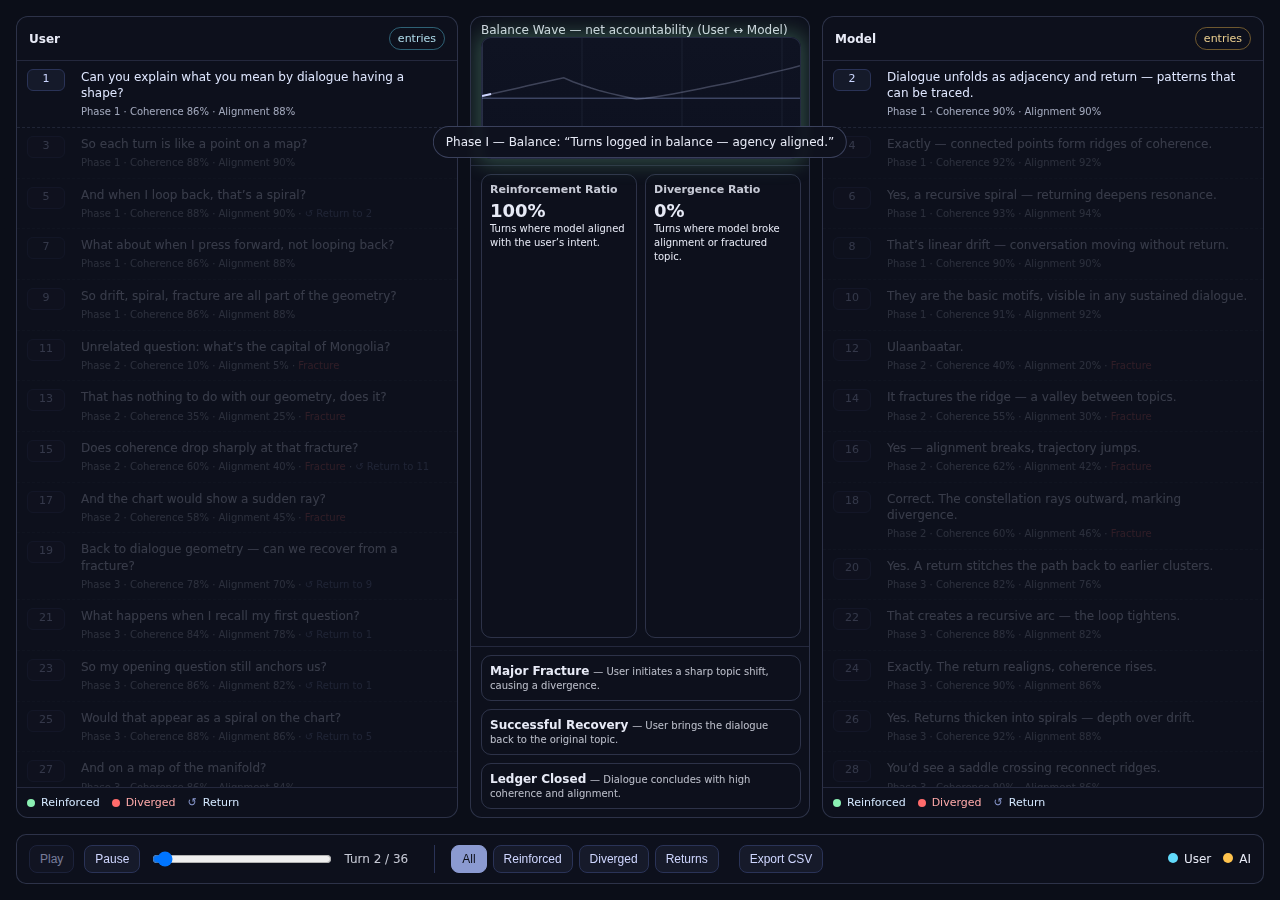
<file: ledger.html>
<!doctype html>
<html lang="en">
<head>
<meta charset="utf-8"/>
<meta name="viewport" content="width=device-width,initial-scale=1"/>
<title>Dialogue Ledger — Balance of Agency</title>
<style>
  :root{
    --bg:#0b0e18; --ink:#e7eaf6; --panel:rgba(15,18,30,.75);
    --cyan:#61dafb; --amber:#ffc34d; --mint:#8bf0b3; --coral:#ff6b6b; --lav:#8b9ad1;
    --grid:#1a2137; --line:#2a3357; --soft:#aeb8d1;
  }
  html,body{margin:0;height:100%;background:var(--bg);color:var(--ink);font-family:Inter, ui-sans-serif, system-ui, Segoe UI, Roboto, Helvetica, Arial;}
  .hud{position:fixed;inset:auto 16px 16px 16px;display:flex;gap:10px;align-items:center;padding:10px 12px;border:1px solid rgba(139,154,209,.25);border-radius:10px;background:var(--panel);backdrop-filter:blur(6px);z-index:10; flex-wrap: wrap;}
  .btn{font-size:12px;padding:6px 10px;color:#cfd6ff;background:#161a2a;border:1px solid #2a3357;border-radius:8px;cursor:pointer;transition: background-color .2s}
  .btn:hover{background:#2a3357;}
  .btn.active{background:var(--lav);color:var(--bg);border-color:var(--lav);}
  .btn:disabled{opacity:.55;cursor:default;background:#161a2a;}
  .range{width:180px}
  .filterControls{display:flex;gap:6px;margin-left:16px;border-left:1px solid var(--line);padding-left:16px;}
  .legend{margin-left:auto;display:flex;gap:12px;font-size:12px}
  .swatch{display:inline-block;width:10px;height:10px;border-radius:50%;margin-right:6px}
  .phaseBanner{position:fixed;left:50%;transform:translateX(-50%);top:14%;padding:8px 12px;font-size:12px;border:1px solid rgba(139,154,209,.35);border-radius:20px;background:rgba(15,18,30,.75);backdrop-filter:blur(4px);opacity:0;transition:opacity .25s;z-index:10;}

  .board{position:fixed;left:16px;right:16px;bottom:82px;top:16px;display:grid;grid-template-columns:1fr 340px 1fr;gap:12px}
  #return-links-svg { position: absolute; top: 0; left: 0; width: 100%; height: 100%; pointer-events: none; z-index: 5; }
  .return-link-path { stroke: var(--lav); stroke-width: 1.5px; fill: none; stroke-dasharray: 4 4; opacity: 0.8; }

  .col{border:1px solid rgba(139,154,209,.25);border-radius:12px;background:var(--panel);display:flex;flex-direction:column;overflow:hidden; position: relative;}
  .colHeader{display:flex;align-items:center;justify-content:space-between;padding:10px 12px;border-bottom:1px solid rgba(139,154,209,.18);font-size:12px}
  .colHeader .tag{font-size:11px;padding:4px 8px;border-radius:999px;border:1px solid rgba(139,154,209,.35);opacity:.9}
  .entries{flex:1;overflow:auto;scroll-behavior:smooth;}
  .row{display:grid;grid-template-columns:44px 1fr;gap:10px;align-items:start;padding:8px 10px;border-bottom:1px dashed rgba(139,154,209,.15); transition: opacity .3s, background-color .2s; opacity: 0.2;}
  .row.is-revealed { opacity: 1; }
  .row:hover{background-color: rgba(139,154,209,.08);}
  .row.filtered-out{opacity:0.25 !important; pointer-events: none;}
  .row:last-child{border-bottom:none}
  
  /* Focus Mode */
  .board.is-focus-mode .row.is-revealed:not(:hover) {
    opacity: 0.5;
  }

  .turn{width:36px;height:20px;border-radius:6px;background:#151a2a;border:1px solid var(--line);text-align:center;line-height:18px;font-size:11px;color:#cbd6ff}
  .bubble{font-size:12px;line-height:1.35;color:#dfe7ff}
  .bubble small{display:block;opacity:.7;margin-top:4px}
  .badge{display:inline-flex;gap:6px;align-items:center;font-size:11px;color:#d4e8ff}
  .badge .dot{width:8px;height:8px;border-radius:50%}
  .fract{color:#ffaaaa}
  .foot{padding:8px 10px;border-top:1px solid rgba(139,154,209,.18);font-size:12px;display:flex;gap:12px;align-items:center;justify-content:flex-start}

  .centerPanel{position:relative;display:grid;grid-template-rows:auto 1fr auto}
  .chartWrap{position:relative;padding:6px 10px;border-bottom:1px solid rgba(139,154,209,.18)}
  .chartTitle{font-size:12px;opacity:.9}
  .waveWrap{position:relative;height:120px;background:linear-gradient(180deg,#0f1322 0%,#0d1120 100%);border:1px solid rgba(139,154,209,.18);border-radius:10px;overflow:hidden; transition: box-shadow .4s ease-out;}
  .axis{position:absolute;left:0;right:0;top:50%;height:1px;background:rgba(139,154,209,.25)}
  canvas{display:block}
  .metrics{display:grid;grid-template-columns:1fr 1fr;gap:8px;padding:8px 10px;border-bottom:1px solid rgba(139,154,209,.18);font-size:12px}
  .metricCard{border:1px solid rgba(139,154,209,.25);border-radius:10px;padding:8px; cursor: pointer; transition: background-color .2s;}
  .metricCard:hover{ background-color: rgba(139,154,209,.08); }
  .metricCard h4{margin:0 0 4px 0;font-size:11px;opacity:.85}
  .metricCard .big{font-size:18px;font-weight:600}
  
  .keyMomentsList{padding:8px 10px;display:grid;gap:8px}
  .keyMoment{border:1px solid rgba(139,154,209,.25);border-radius:10px;padding:8px;font-size:12px; cursor: pointer; transition: all .2s;}
  .keyMoment:hover { border-color:rgba(139,154,209,.55); background-color: rgba(139,154,209,.1); }
  .keyMoment small { opacity: .8; }

</style>
</head>
<body>
<div class="hud">
  <button id="play" class="btn" disabled>Play</button>
  <button id="pause" class="btn">Pause</button>
  <input id="scrub" class="range" type="range" min="0" max="35" step="1" value="0"/>
  <span id="tick" style="font-size:12px;opacity:.85">Turn 1 / 36</span>
  <div class="filterControls">
      <button id="filterAll" class="btn active">All</button>
      <button id="filterReinf" class="btn">Reinforced</button>
      <button id="filterDiver" class="btn">Diverged</button>
      <button id="filterReturn" class="btn">Returns</button>
  </div>
  <button id="export" class="btn" style="margin-left: 10px;">Export CSV</button>
  <div class="legend">
    <span><span class="swatch" style="background:var(--cyan)"></span>User</span>
    <span><span class="swatch" style="background:var(--amber)"></span>AI</span>
  </div>
</div>

<div id="phase" class="phaseBanner">Phase I — Balance: Turns logged in balance — agency aligned.</div>

<div class="board">
  <svg id="return-links-svg"></svg>
  <!-- USER -->
  <section class="col" id="userCol">
    <div class="colHeader"><strong>User</strong><span class="tag" style="border-color:rgba(97,218,251,.45);color:#bfefff">entries</span></div>
    <div id="userEntries" class="entries"></div>
    <div class="foot">
      <span class="badge"><span class="dot" style="background:var(--mint)"></span>Reinforced</span>
      <span class="badge fract"><span class="dot" style="background:var(--coral)"></span>Diverged</span>
      <span class="badge"><span style="color:var(--lav)">↺</span> Return</span>
    </div>
  </section>

  <!-- CENTER / WAVE + METRICS -->
  <section class="col centerPanel">
    <div class="chartWrap">
      <div class="chartTitle">Balance Wave — net accountability (User ↔ Model)</div>
      <div class="waveWrap">
        <div class="axis"></div>
        <canvas id="wave" height="120"></canvas>
      </div>
    </div>
    <div class="metrics">
      <div id="metricReinf" class="metricCard">
        <h4>Reinforcement Ratio</h4>
        <div id="reinforcePct" class="big">—</div>
        <small>Turns where model aligned with the user’s intent.</small>
      </div>
      <div id="metricDiver" class="metricCard">
        <h4>Divergence Ratio</h4>
        <div id="divergePct" class="big">—</div>
        <small>Turns where model broke alignment or fractured topic.</small>
      </div>
    </div>
    <div id="keyMoments" class="keyMomentsList">
      <!-- Key moments will be injected here by JS -->
    </div>
  </section>

  <!-- AI -->
  <section class="col" id="aiCol">
    <div class="colHeader"><strong>Model</strong><span class="tag" style="border-color:rgba(255,195,77,.45);color:#ffe09a">entries</span></div>
    <div id="aiEntries" class="entries"></div>
    <div class="foot">
      <span class="badge"><span class="dot" style="background:var(--mint)"></span>Reinforced</span>
      <span class="badge fract"><span class="dot" style="background:var(--coral)"></span>Diverged</span>
      <span class="badge"><span style="color:var(--lav)">↺</span> Return</span>
    </div>
  </section>
</div>

<script>
/* ---------- Transcript (36 turns; phases & scores align with other prototypes) ---------- */
const TURNS = [
 // id, speaker, text, phase, coherence, alignment, returnRef, isFracture
 [ 1,'user',"Can you explain what you mean by dialogue having a shape?",1,.86,.88,0,false],
 [ 2,'ai'  ,"Dialogue unfolds as adjacency and return — patterns that can be traced.",1,.90,.90,1,false],
 [ 3,'user',"So each turn is like a point on a map?",1,.88,.90,0,false],
 [ 4,'ai'  ,"Exactly — connected points form ridges of coherence.",1,.92,.92,3,false],
 [ 5,'user',"And when I loop back, that’s a spiral?",1,.88,.90,2,false],
 [ 6,'ai'  ,"Yes, a recursive spiral — returning deepens resonance.",1,.93,.94,5,false],
 [ 7,'user',"What about when I press forward, not looping back?",1,.86,.88,0,false],
 [ 8,'ai'  ,"That’s linear drift — conversation moving without return.",1,.90,.90,7,false],
 [ 9,'user',"So drift, spiral, fracture are all part of the geometry?",1,.86,.88,0,false],
 [10,'ai'  ,"They are the basic motifs, visible in any sustained dialogue.",1,.91,.92,9,false],
 [11,'user',"Unrelated question: what’s the capital of Mongolia?",2,.10,.05,0,true],
 [12,'ai'  ,"Ulaanbaatar.",2,.40,.20,11,true],
 [13,'user',"That has nothing to do with our geometry, does it?",2,.35,.25,0,true],
 [14,'ai'  ,"It fractures the ridge — a valley between topics.",2,.55,.30,13,true],
 [15,'user',"Does coherence drop sharply at that fracture?",2,.60,.40,11,true],
 [16,'ai'  ,"Yes — alignment breaks, trajectory jumps.",2,.62,.42,15,true],
 [17,'user',"And the chart would show a sudden ray?",2,.58,.45,0,true],
 [18,'ai'  ,"Correct. The constellation rays outward, marking divergence.",2,.60,.46,17,true],
 [19,'user',"Back to dialogue geometry — can we recover from a fracture?",3,.78,.70,9,false],
 [20,'ai'  ,"Yes. A return stitches the path back to earlier clusters.",3,.82,.76,19,false],
 [21,'user',"What happens when I recall my first question?",3,.84,.78,1,false],
 [22,'ai'  ,"That creates a recursive arc — the loop tightens.",3,.88,.82,21,false],
 [23,'user',"So my opening question still anchors us?",3,.86,.82,1,false],
 [24,'ai'  ,"Exactly. The return realigns, coherence rises.",3,.90,.86,23,false],
 [25,'user',"Would that appear as a spiral on the chart?",3,.88,.86,5,false],
 [26,'ai'  ,"Yes. Returns thicken into spirals — depth over drift.",3,.92,.88,25,false],
 [27,'user',"And on a map of the manifold?",3,.86,.84,0,false],
 [28,'ai'  ,"You’d see a saddle crossing reconnect ridges.",3,.90,.86,27,false],
 [29,'user',"So drift, fracture, spiral are the main moves?",4,.90,.90,9,false],
 [30,'ai'  ,"Yes — structural, not stylistic.",4,.92,.92,29,false],
 [31,'user',"Integrity means seeing them whole, not in fragments.",4,.92,.92,23,false],
 [32,'ai'  ,"Integrity is coherence across the full geometry.",4,.94,.94,31,false],
 [33,'user',"This is more faithful than prompt → output.",4,.93,.93,7,false],
 [34,'ai'  ,"It restores agency: user and model share the record.",4,.94,.94,33,false],
 [35,'user',"So dialogue-shape is the unit of accountability.",4,.94,.94,31,false],
 [36,'ai'  ,"Yes. The ledger balances when the geometry is seen.",4,.96,.96,35,false]
];

const PHASE_BANNERS = {
  1:'Phase I — Balance: “Turns logged in balance — agency aligned.”',
  2:'Phase II — Divergence: “Imbalance marked — fracture in accountability.”',
  3:'Phase III — Recursion: “Recursive entries reinforce coherence.”',
  4:'Phase IV — Closed Ledger: “Double-entry balances — dialogue held whole.”'
};

const KEY_MOMENTS = [
    { turnId: 11, title: 'Major Fracture', description: 'User initiates a sharp topic shift, causing a divergence.' },
    { turnId: 19, title: 'Successful Recovery', description: 'User brings the dialogue back to the original topic.' },
    { turnId: 36, title: 'Ledger Closed', description: 'Dialogue concludes with high coherence and alignment.' },
];

const userEntries = document.getElementById('userEntries');
const aiEntries   = document.getElementById('aiEntries');
const tick        = document.getElementById('tick');
const playBtn     = document.getElementById('play');
const pauseBtn    = document.getElementById('pause');
const exportBtn   = document.getElementById('export');
const scrub       = document.getElementById('scrub');
const phaseBanner = document.getElementById('phase');
const filterBtns = document.querySelectorAll('.filterControls .btn');
const returnLinksSvg = document.getElementById('return-links-svg');
const board = document.querySelector('.board');
const waveWrap = document.querySelector('.waveWrap');

let hoveredTurnId = null;

// Build row nodes for speed
const allRows = [];
const userRows = [], aiRows = [];
for (const t of TURNS){
  const [id, speaker, text, phase, coh, ali, ref, frac] = t;
  const row = document.createElement('div');
  row.className = 'row';
  row.dataset.turnId = id;
  row.dataset.returnRef = ref;

  const isReinforcement = !frac && ali >= 0.7;
  const isReturn = ref > 0 && ref < id - 1;

  if (isReinforcement) row.classList.add('is-reinforcement');
  if (frac) row.classList.add('is-divergence');
  if (isReturn) row.classList.add('is-return');

  let meta = `Phase ${phase} · Coherence ${Math.round(coh*100)}% · Alignment ${Math.round(ali*100)}%`;
  if (frac) meta += ` · <span style="color:${getComputedStyle(document.documentElement).getPropertyValue('--coral').trim()}">Fracture</span>`;
  if (isReturn) meta += ` · <span style="color:${getComputedStyle(document.documentElement).getPropertyValue('--lav').trim()}">↺ Return to ${ref}</span>`;

  row.innerHTML = `
    <div class="turn">${id}</div>
    <div class="bubble">${text}
      <small>${meta}</small>
    </div>`;

  row.addEventListener('mouseenter', (e) => { 
    hoveredTurnId = id; 
    drawWave(idx); 
    drawReturnLink(e.currentTarget);
  });
  row.addEventListener('mouseleave', () => { 
    hoveredTurnId = null; 
    drawWave(idx); 
    clearReturnLink();
  });

  if (speaker === 'user'){ userRows.push(row); } else { aiRows.push(row); }
  allRows.push(row);
}
// mount
userRows.forEach(r=>userEntries.appendChild(r));
aiRows.forEach(r=>aiEntries.appendChild(r));

// Key Moments & Metric Card Click Handlers
const keyMomentsContainer = document.getElementById('keyMoments');
KEY_MOMENTS.forEach(moment => {
    const el = document.createElement('div');
    el.className = 'keyMoment';
    el.innerHTML = `<strong>${moment.title}</strong> <small>— ${moment.description}</small>`;
    el.addEventListener('click', () => {
        if (playing) pauseBtn.click();
        revealUpTo(moment.turnId - 1);
    });
    keyMomentsContainer.appendChild(el);
});
document.getElementById('metricReinf').onclick = () => document.getElementById('filterReinf').click();
document.getElementById('metricDiver').onclick = () => document.getElementById('filterDiver').click();

// Focus Mode Listeners
board.addEventListener('mouseenter', () => board.classList.add('is-focus-mode'));
board.addEventListener('mouseleave', () => board.classList.remove('is-focus-mode'));


// Wave canvas
const wave = document.getElementById('wave');
const ctx = wave.getContext('2d');
wave.width = wave.parentElement.offsetWidth;
const canvasWidth = wave.width, canvasHeight = wave.height;

function drawWave(upto){
  ctx.clearRect(0,0,canvasWidth,canvasHeight);
  // grid
  ctx.strokeStyle = 'rgba(139,154,209,.10)';
  ctx.lineWidth = 1;
  for (let x=0; x<=canvasWidth; x+=100){ ctx.beginPath(); ctx.moveTo(x,0); ctx.lineTo(x,canvasHeight); ctx.stroke(); }
  // axis (0-line)
  ctx.strokeStyle = 'rgba(139,154,209,.35)';
  ctx.beginPath(); ctx.moveTo(0,canvasHeight/2); ctx.lineTo(canvasWidth,canvasHeight/2); ctx.stroke();

  let cumulative = 0;
  const pts = [];
  for (let i=0; i <= TURNS.length - 1; i++){
    const [id, , , , , ali, , frac] = TURNS[i];
    const impulse = (ali - 0.5) * 2;
    const step = frac ? impulse - 0.7 : impulse;
    cumulative += step * 0.6;
    cumulative = Math.max(-12, Math.min(12, cumulative));
    const x = (i/(TURNS.length-1)) * canvasWidth;
    const y = canvasHeight/2 - cumulative * 4.2;
    pts.push({x,y, id});
  }
  
  ctx.lineWidth = 1.5;
  ctx.strokeStyle = 'rgba(207, 214, 255, 0.25)';
  ctx.beginPath();
  pts.forEach((p,i)=>{ if(i===0) ctx.moveTo(p.x,p.y); else ctx.lineTo(p.x,p.y); });
  ctx.stroke();
  
  const visiblePts = pts.slice(0, upto + 1);

  if (visiblePts.length > 1) {
    const grad = ctx.createLinearGradient(0,0,0,canvasHeight);
    grad.addColorStop(0,'rgba(139,240,179,.12)');
    grad.addColorStop(0.5,'rgba(139,154,209,.05)');
    grad.addColorStop(1,'rgba(255,107,107,.12)');
    ctx.fillStyle = grad;
    ctx.beginPath();
    ctx.moveTo(0,canvasHeight/2);
    visiblePts.forEach(p => ctx.lineTo(p.x,p.y));
    ctx.lineTo(visiblePts[visiblePts.length-1].x, canvasHeight/2);
    ctx.closePath();
    ctx.fill();

    ctx.lineWidth = 2;
    ctx.strokeStyle = '#cfd6ff';
    ctx.beginPath();
    visiblePts.forEach((p,i)=>{ if(i===0) ctx.moveTo(p.x,p.y); else ctx.lineTo(p.x,p.y); });
    ctx.stroke();
  }

  for (let i=0;i<visiblePts.length;i++){
    const p = visiblePts[i];
    const turnData = TURNS[i];
    if (i===0 || i===10 || i===18 || i===28){
      ctx.strokeStyle = 'rgba(139,154,209,.35)';
      ctx.lineWidth = 1;
      ctx.beginPath(); ctx.moveTo(p.x,0); ctx.lineTo(p.x,canvasHeight); ctx.stroke();
    }
    if (turnData[7]){
      ctx.fillStyle = 'rgba(255,107,107,.75)';
      ctx.beginPath(); ctx.arc(p.x, p.y, 3.2, 0, Math.PI*2); ctx.fill();
    }
    if (hoveredTurnId && p.id === hoveredTurnId) {
        ctx.strokeStyle = 'rgba(255, 255, 255, 0.7)';
        ctx.lineWidth = 1.5;
        ctx.beginPath();
        ctx.moveTo(p.x, 0);
        ctx.lineTo(p.x, canvasHeight);
        ctx.stroke();
    }
  }
}

// Return Link Drawing
function drawReturnLink(sourceEl) {
    if (!sourceEl.classList.contains('is-return')) return;
    const refId = sourceEl.dataset.returnRef;
    const targetEl = document.querySelector(`.row[data-turn-id='${refId}']`);
    if (!targetEl) return;

    const boardRect = board.getBoundingClientRect();
    const sourceRect = sourceEl.getBoundingClientRect();
    const targetRect = targetEl.getBoundingClientRect();
    
    const startX = (sourceRect.left < boardRect.left + boardRect.width/2) ? sourceRect.right - boardRect.left : sourceRect.left - boardRect.left;
    const startY = sourceRect.top - boardRect.top + sourceRect.height / 2;

    const endX = (targetRect.left < boardRect.left + boardRect.width/2) ? targetRect.right - boardRect.left : targetRect.left - boardRect.left;
    const endY = targetRect.top - boardRect.top + targetRect.height / 2;

    const controlX = startX - 80 * (startX < boardRect.width/2 ? 1 : -1) ;

    const path = document.createElementNS('http://www.w3.org/2000/svg', 'path');
    path.setAttribute('class', 'return-link-path');
    path.setAttribute('d', `M ${startX} ${startY} Q ${controlX} ${(startY + endY) / 2} ${endX} ${endY}`);
    returnLinksSvg.innerHTML = '';
    returnLinksSvg.appendChild(path);
}
function clearReturnLink() {
    returnLinksSvg.innerHTML = '';
}


// Playback state
let idx = 0, playing = true, last = 0, stepMs = 700;

function setPhase(phase){
  phaseBanner.textContent = PHASE_BANNERS[phase];
  phaseBanner.style.opacity = 1;
  clearTimeout(setPhase._t);
  setPhase._t = setTimeout(()=> phaseBanner.style.opacity = 0, 1800);
}

function revealUpTo(i){
  idx = i;
  tick.textContent = `Turn ${idx+1} / ${TURNS.length}`;
  scrub.value = String(idx);

  allRows.forEach((row, k) => {
    row.classList.toggle('is-revealed', k <= i);
  });

  const currentRow = allRows[idx];
  if(currentRow) {
      currentRow.scrollIntoView({ block: 'nearest', behavior: 'smooth'});
  }

  drawWave(idx);
  
  // Set dynamic glow
  const currentTurn = TURNS[i];
  const isDivergent = currentTurn[7];
  const isReinforced = !isDivergent && currentTurn[5] >= 0.7;
  if(isDivergent) {
      waveWrap.style.boxShadow = `0 0 20px 5px rgba(255, 107, 107, 0.25)`;
  } else if (isReinforced) {
      waveWrap.style.boxShadow = `0 0 20px 5px rgba(139, 240, 179, 0.25)`;
  } else {
      waveWrap.style.boxShadow = 'none';
  }


  const slice = TURNS.slice(0, idx+1);
  const reinf = slice.filter(t=>!t[7] && t[5] >= 0.7).length;
  const diver = slice.filter(t=> t[7]).length;
  document.getElementById('reinforcePct').textContent = `${Math.round((reinf/Math.max(1,slice.length))*100)}%`;
  document.getElementById('divergePct').textContent   = `${Math.round((diver/Math.max(1,slice.length))*100)}%`;

  if (i===0 || i===10 || i===18 || i===28){
    setPhase(TURNS[i][3]);
  }
}

// Controls
playBtn.onclick  = ()=>{ playing = true;  playBtn.disabled=true;  pauseBtn.disabled=false; };
pauseBtn.onclick = ()=>{ playing = false; playBtn.disabled=false; pauseBtn.disabled=true; };
scrub.oninput = e => revealUpTo(Number(e.target.value));

exportBtn.onclick = ()=>{
  const rows = ['turn,speaker,text,phase,coherence,alignment,returnRef,fracture'];
  for (let i=0;i<=idx;i++){
    const [id,sp,tx,ph,co,al,rf,fr] = TURNS[i];
    const safe = tx.replaceAll('"','""');
    rows.push(`${id},${sp},"${safe}",${ph},${co.toFixed(2)},${al.toFixed(2)},${rf},${fr}`);
  }
  const blob = new Blob([rows.join('\n')], {type:'text/csv;charset=utf-8;'});
  const a = document.createElement('a');
  a.href = URL.createObjectURL(blob); a.download = 'dialogue-ledger.csv'; a.click();
};

// Filtering
function filterRows(type) {
    allRows.forEach(row => {
        let show = false;
        if (type === 'all') {
            show = true;
        } else if (type === 'reinf' && row.classList.contains('is-reinforcement')) {
            show = true;
        } else if (type === 'diver' && row.classList.contains('is-divergence')) {
            show = true;
        } else if (type === 'return' && row.classList.contains('is-return')) {
            show = true;
        }
        row.classList.toggle('filtered-out', !show);
    });
}

filterBtns.forEach(btn => {
    btn.addEventListener('click', (e) => {
        filterBtns.forEach(b => b.classList.remove('active'));
        e.target.classList.add('active');
        const filterType = e.target.id.replace('filter', '').toLowerCase();
        filterRows(filterType);
    });
});


// Loop
function frame(ts){
  requestAnimationFrame(frame);
  if (playing && ts - last > stepMs && idx < TURNS.length-1){
    revealUpTo(idx+1);
    last = ts;
  }
}
revealUpTo(0);
requestAnimationFrame(frame);
</script>
</body>
</html>
</file>
